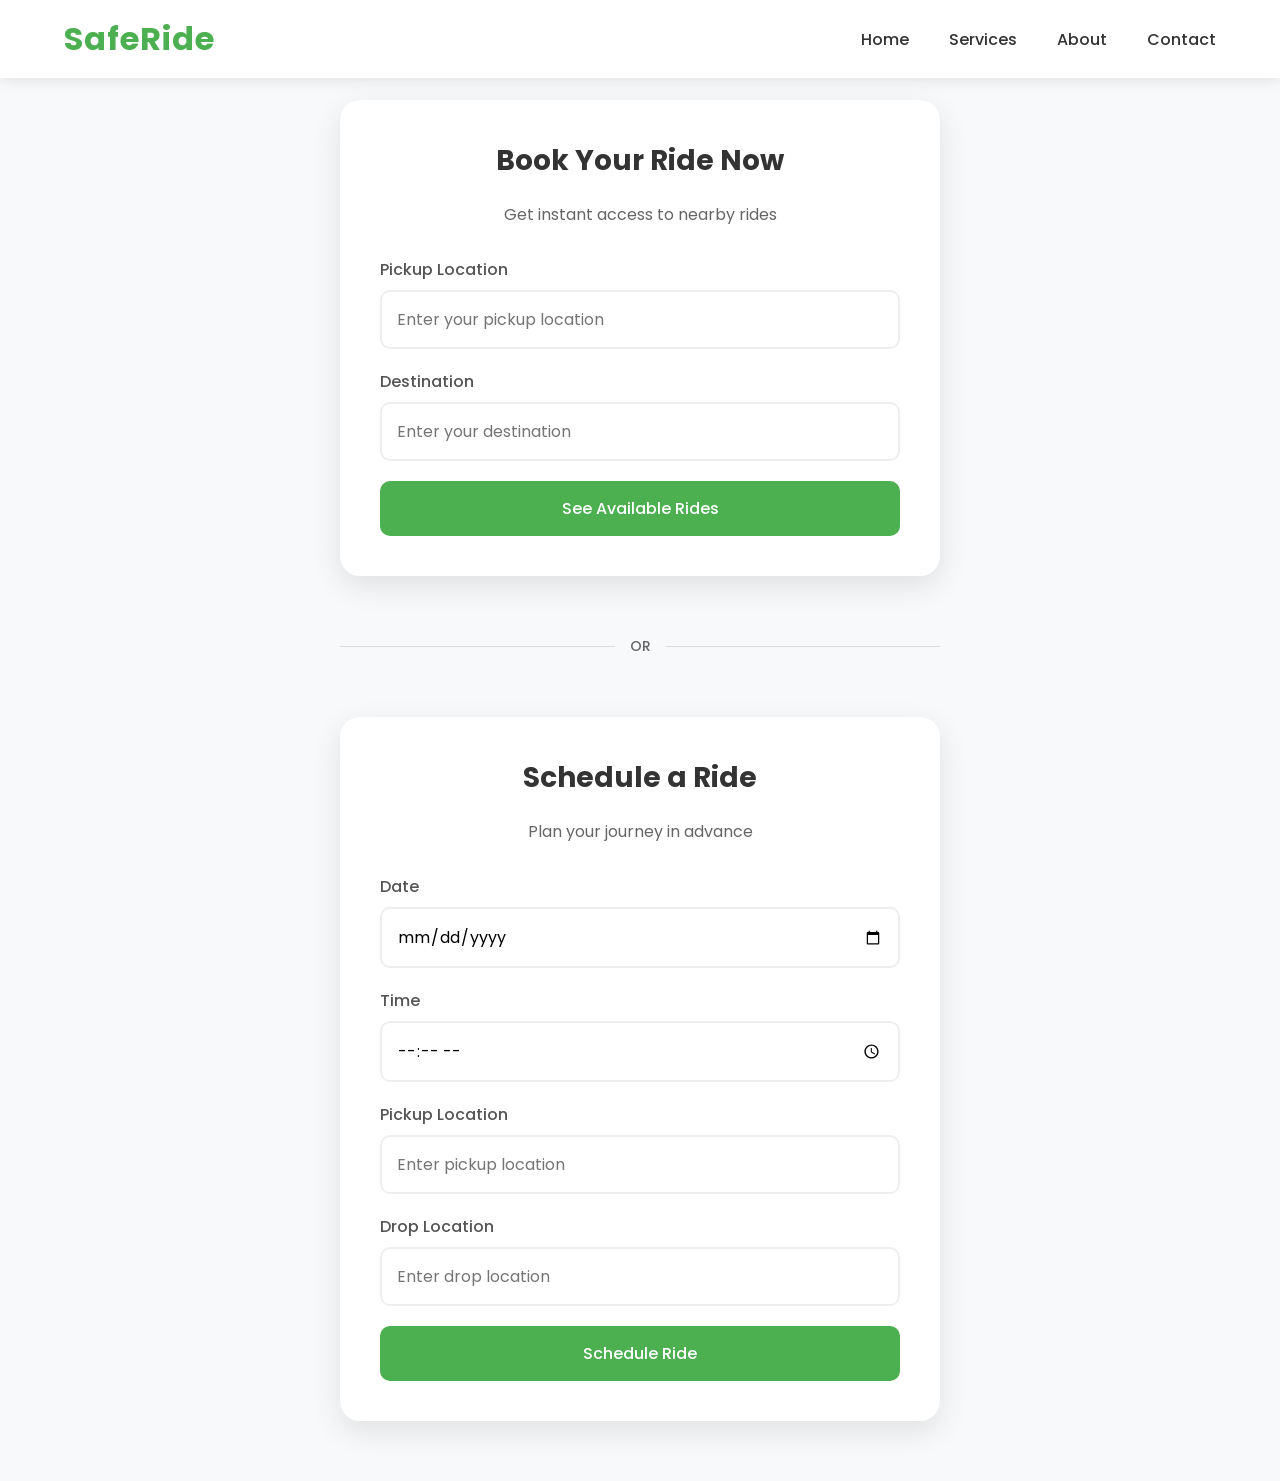
<file: book_ride.html>
<!DOCTYPE html>
<html>
    <head>
        <title>Book a Ride - SafeRide</title>
        <link rel="stylesheet" href="https://cdnjs.cloudflare.com/ajax/libs/font-awesome/6.4.0/css/all.min.css">
        <link href="https://fonts.googleapis.com/css2?family=Poppins:wght@300;400;500;600;700&display=swap" rel="stylesheet">
        <style>
            * {
                margin: 0;
                padding: 0;
                box-sizing: border-box;
                font-family: 'Poppins', sans-serif;
            }

            body {
                background: #f8f9fa;
            }

            /* Navigation Styles */
            .nav {
                padding: 15px 5%;
                display: flex;
                align-items: center;
                justify-content: space-between;
                background: white;
                position: fixed;
                width: 100%;
                z-index: 1000;
                box-shadow: 0 2px 15px rgba(0,0,0,0.1);
            }

            .logo-section {
                display: flex;
                align-items: center;
            }

            .logo-section span {
                color: #4CAF50;
                font-size: 32px;
                font-weight: 700;
                letter-spacing: 1px;
                text-decoration: none;
            }

            .nav-links {
                display: flex;
                align-items: center;
                gap: 40px;
            }

            .nav_a {
                text-decoration: none;
                font-size: 16px;
                color: #333;
                font-weight: 500;
                transition: all 0.3s ease;
            }

            .nav_a:hover {
                color: #4CAF50;
            }

            /* Booking Container Styles */
            .booking-container {
                padding-top: 100px;
                min-height: 100vh;
                display: flex;
                flex-direction: column;
                align-items: center;
                gap: 40px;
                padding-bottom: 60px;
            }

            .booking-section {
                background: white;
                padding: 40px;
                border-radius: 20px;
                box-shadow: 0 10px 30px rgba(0,0,0,0.1);
                width: 90%;
                max-width: 600px;
                transition: transform 0.3s ease;
            }

            .booking-section:hover {
                transform: translateY(-5px);
            }

            .booking-section h2 {
                color: #333;
                margin-bottom: 20px;
                text-align: center;
                font-size: 28px;
            }

            .booking-section p {
                color: #666;
                margin-bottom: 30px;
                text-align: center;
            }

            .input-group {
                margin-bottom: 20px;
            }

            .input-group label {
                display: block;
                margin-bottom: 8px;
                color: #555;
                font-weight: 500;
            }

            .input-group input {
                width: 100%;
                padding: 15px;
                border: 2px solid #eee;
                border-radius: 10px;
                font-size: 16px;
                transition: all 0.3s ease;
            }

            .input-group input:focus {
                border-color: #4CAF50;
                outline: none;
                box-shadow: 0 0 0 3px rgba(76, 175, 80, 0.1);
            }

            .booking-btn {
                width: 100%;
                padding: 15px;
                background: #4CAF50;
                color: white;
                border: none;
                border-radius: 10px;
                font-size: 16px;
                font-weight: 500;
                cursor: pointer;
                transition: all 0.3s ease;
            }

            .booking-btn:hover {
                background: #45a049;
                transform: translateY(-2px);
                box-shadow: 0 4px 15px rgba(76, 175, 80, 0.3);
            }

            /* Section Divider */
            .section-divider {
                width: 90%;
                max-width: 600px;
                display: flex;
                align-items: center;
                gap: 15px;
                color: #666;
                margin: 20px 0;
            }

            .divider-line {
                flex: 1;
                height: 1px;
                background: #ddd;
            }

            .divider-text {
                font-size: 14px;
                color: #666;
                font-weight: 500;
            }

            /* Success Message */
            .success-message {
                position: fixed;
                top: 20px;
                right: 20px;
                padding: 15px 25px;
                background: #4CAF50;
                color: white;
                border-radius: 10px;
                box-shadow: 0 4px 15px rgba(0,0,0,0.2);
                display: none;
                z-index: 1001;
                animation: slideIn 0.3s ease;
            }

            @keyframes slideIn {
                from {
                    transform: translateX(100%);
                    opacity: 0;
                }
                to {
                    transform: translateX(0);
                    opacity: 1;
                }
            }
        </style>
    </head>
    <body>
        <nav class="nav">
            <div class="logo-section">
                <span>SafeRide</span>
            </div>
            <div class="nav-links">
                <a href="index.html" class="nav_a">Home</a>
                <a href="#" class="nav_a">Services</a>
                <a href="#" class="nav_a">About</a>
                <a href="#" class="nav_a">Contact</a>
            </div>
        </nav>

        <div class="booking-container">
            <!-- Immediate Booking Section -->
            <div class="booking-section">
                <h2>Book Your Ride Now</h2>
                <p>Get instant access to nearby rides</p>

                <div class="input-group">
                    <label>Pickup Location</label>
                    <input type="text" id="location" placeholder="Enter your pickup location">
                </div>
                <div class="input-group">
                    <label>Destination</label>
                    <input type="text" id="destination" placeholder="Enter your destination">
                </div>
                <button class="booking-btn" id="submitBtn">See Available Rides</button>
            </div>

            <div class="section-divider">
                <div class="divider-line"></div>
                <div class="divider-text">OR</div>
                <div class="divider-line"></div>
            </div>

            <!-- Pre-booking Section -->
            <div class="booking-section">
                <h2>Schedule a Ride</h2>
                <p>Plan your journey in advance</p>

                <div class="input-group">
                    <label>Date</label>
                    <input type="date" id="tripDate">
                </div>
                <div class="input-group">
                    <label>Time</label>
                    <input type="time" id="tripTime">
                </div>
                <div class="input-group">
                    <label>Pickup Location</label>
                    <input type="text" id="pickup" placeholder="Enter pickup location">
                </div>
                <div class="input-group">
                    <label>Drop Location</label>
                    <input type="text" id="drop" placeholder="Enter drop location">
                </div>
                <button class="booking-btn" id="reserveBtn">Schedule Ride</button>
            </div>
        </div>

        <div id="successMessage" class="success-message"></div>

        <script>
            document.getElementById('submitBtn').addEventListener('click', function() {
                let location = document.getElementById('location').value;
                let destination = document.getElementById('destination').value;
        
                if (location && destination) {
                    // Clear any previous ride details
                    localStorage.clear();
                    
                    // Store the complete ride details object
                    const rideDetails = {
                        pickup: location,
                        destination: destination
                    };
                    console.log('Storing locations:', rideDetails); // Debug log
                    localStorage.setItem('rideDetails', JSON.stringify(rideDetails));
                    window.location.href = "map.html";
                } else {
                    alert("Please enter both pickup location and destination!");
                }
            });
        
            document.getElementById('reserveBtn').addEventListener('click', function() {
                let tripDate = document.getElementById('tripDate').value;
                let tripTime = document.getElementById('tripTime').value;
                let pickup = document.getElementById("pickup").value;
                let drop = document.getElementById("drop").value;
        
                if (tripDate && tripTime && pickup && drop) {
                    showSuccessMessage(`Ride scheduled for ${tripDate} at ${tripTime}`);
                } else {
                    alert("Please fill in all required fields (date, time, pickup location, and drop location)");
                }
            });

            function showSuccessMessage(message) {
                const successMessage = document.getElementById('successMessage');
                successMessage.textContent = message;
                successMessage.style.display = 'block';
                
                setTimeout(() => {
                    successMessage.style.display = 'none';
                }, 3000);
            }
        </script>
    </body>
</html>
</file>
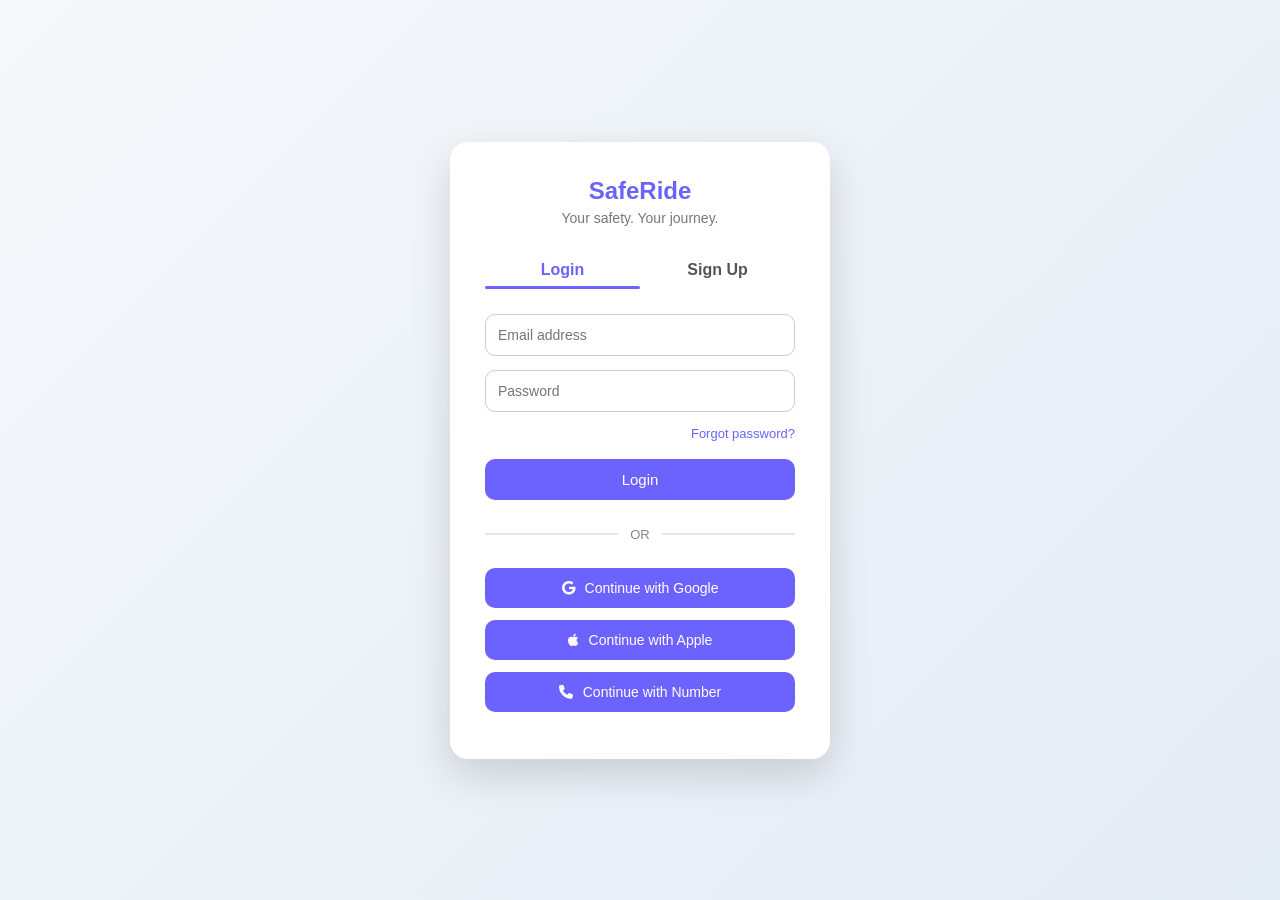
<file: login_driver.html>
<!DOCTYPE html>
<html lang="en">
<head>
  <meta charset="UTF-8">
  <title>SafeRide Auth</title>
  <link rel="stylesheet" href="login_rider.css">
  <link rel="stylesheet" href="https://cdnjs.cloudflare.com/ajax/libs/font-awesome/6.5.1/css/all.min.css">

</head>
<body>

<div class="auth-container">

  <div class="auth-card">
    <h2>SafeRide</h2>
    <p class="tagline">Your safety. Your journey.</p>

    <!-- Tabs -->
    <div class="tabs">
      <span class="tab active" onclick="showLogin()">Login</span>
      <span class="tab" onclick="showSignup()">Sign Up</span>
      <div class="indicator"></div>
    </div>

    <!-- LOGIN -->
    <form id="loginForm" class="form active">
      <input type="email" id="driverLoginEmail" placeholder="Email address" required>
      <input type="password" placeholder="Password"  autocomplete="new-password" required>
      <a class="forgot">Forgot password?</a>
      <button type="submit">Login</button>
      <div class="divider">
        <span>OR</span>
      </div>

      <div class="social">
        <button class="social-btn">
        <i class="fa-brands fa-google"></i>
        Continue with Google
        </button>

        <button class="social-btn">
        <i class="fa-brands fa-apple"></i>
        Continue with Apple
        </button>

        <button class="social-btn">
        <i class="fa-solid fa-phone"></i>
        Continue with Number
        </button>

      </div>
    </form>

    <!-- SIGNUP -->
    <form id="signupForm" class="form">
      <input type="text" placeholder="Full name" required>
      <input type="email" id="driverSignupEmail" placeholder="Email address" required>
      <input type="password" placeholder="Create password" required>
      <button type="submit">Create Account</button>
      <p style="margin-top: 10px;">
        Already have an Account?
        <span class="switch-link" onclick="showLogin()">Login</span>

      </p>
      <div class="divider">
        <span>OR</span>
      </div>
      <button class="social-btn">
        <i class="fa-brands fa-google"></i>
        Continue with Google
      </button>

    </form>

  </div>

</div>

<script>
  const loginForm = document.getElementById("loginForm");
  const signupForm = document.getElementById("signupForm");
  const tabs = document.querySelectorAll(".tab");
  const indicator = document.querySelector(".indicator");

  function showLogin() {
    loginForm.classList.add("active");
    signupForm.classList.remove("active");
    tabs[0].classList.add("active");
    tabs[1].classList.remove("active");
    indicator.style.left = "0%";
  }

  function showSignup() {
    signupForm.classList.add("active");
    loginForm.classList.remove("active");
    tabs[1].classList.add("active");
    tabs[0].classList.remove("active");
    indicator.style.left = "50%";
  }

  /* =========================
     DRIVER SIGNUP
     ========================= */
  signupForm.addEventListener("submit", function (e) {
    e.preventDefault();

    const email = document.getElementById("driverSignupEmail").value.trim();
    if (!email) {
      alert("Please enter email");
      return;
    }

    // create driver account
    localStorage.setItem(`driverAccount_${email}`, "true");

    // reset onboarding for this driver
    localStorage.removeItem(`driverProfileCompleted_${email}`);

    alert("Driver account created! Please login.");
    showLogin();
  });

  /* =========================
     DRIVER LOGIN
     ========================= */
  loginForm.addEventListener("submit", function (e) {
    e.preventDefault();

    const email = document.getElementById("driverLoginEmail").value.trim();
    if (!email) {
      alert("Please enter email");
      return;
    }

    const hasAccount = localStorage.getItem(`driverAccount_${email}`);
    if (!hasAccount) {
      alert("No driver account found. Please sign up first.");
      showSignup();
      return;
    }

    // set current driver session
    localStorage.setItem("currentDriver", email);

    const driverCompleted =
      localStorage.getItem(`driverProfileCompleted_${email}`);

    if (driverCompleted === "true") {
      window.location.href = "driver_dashboard.html";
    } else {
      window.location.href = "drivers_form.html";
    }
  });
</script>


</body>
</html>
</file>
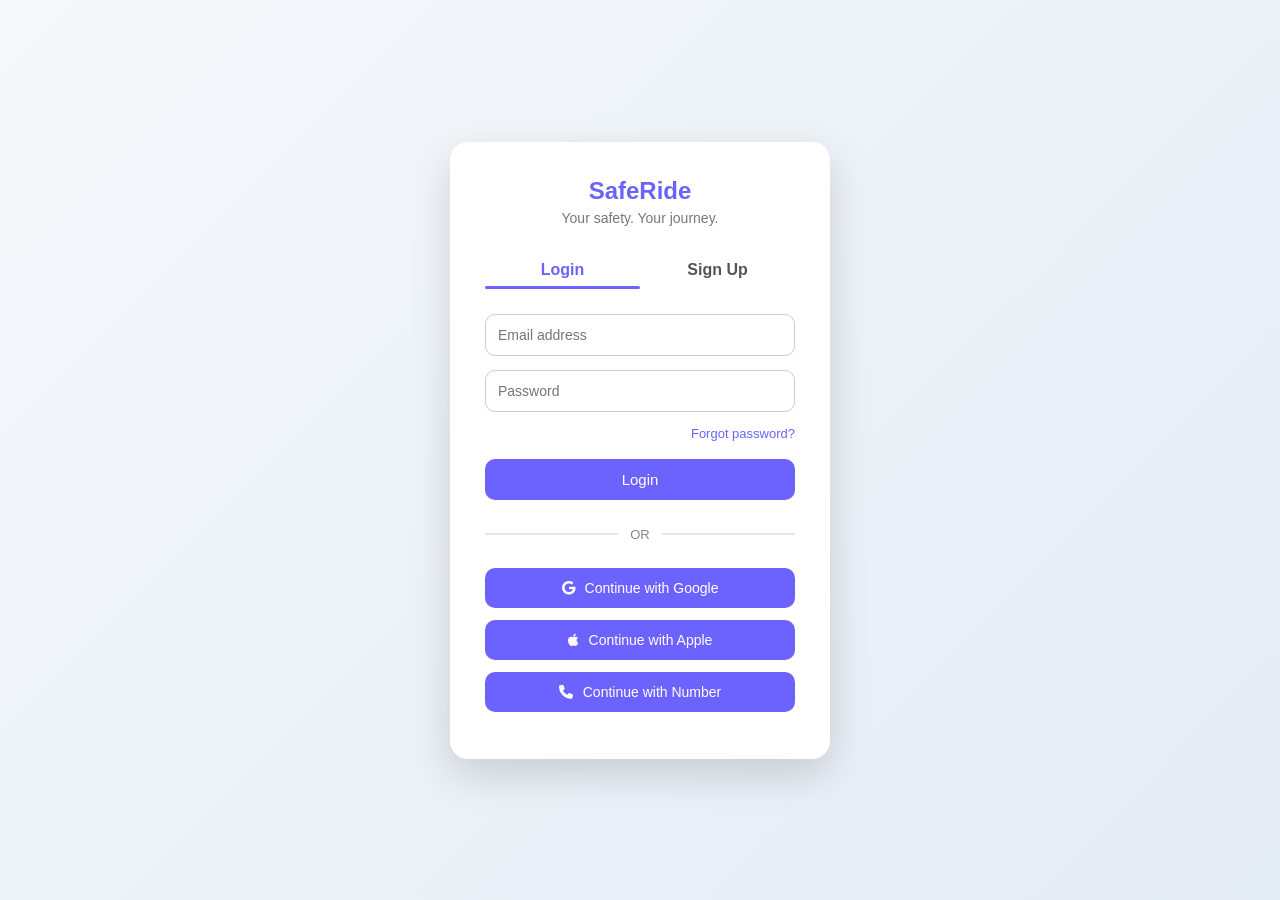
<file: login_rider.html>
<!DOCTYPE html>
<html lang="en">
<head>
  <meta charset="UTF-8">
  <title>SafeRide Auth</title>
  <link rel="stylesheet" href="login_rider.css">
  <link rel="stylesheet" href="https://cdnjs.cloudflare.com/ajax/libs/font-awesome/6.5.1/css/all.min.css">

</head>
<body>

<div class="auth-container">

  <div class="auth-card">
    <h2>SafeRide</h2>
    <p class="tagline">Your safety. Your journey.</p>

    <!-- Tabs -->
    <div class="tabs">
      <span class="tab active" onclick="showLogin()">Login</span>
      <span class="tab" onclick="showSignup()">Sign Up</span>
      <div class="indicator"></div>
    </div>

    <!-- LOGIN -->
    <form id="loginForm" class="form active">
      <input type="email" id="loginEmail" placeholder="Email address" required>
      <input type="password" placeholder="Password"  autocomplete="new-password" required>
      <a class="forgot">Forgot password?</a>
      <button type="submit">Login</button>
      <div class="divider">
        <span>OR</span>
      </div>

      <div class="social">
        <button class="social-btn">
        <i class="fa-brands fa-google"></i>
        Continue with Google
        </button>

        <button class="social-btn">
        <i class="fa-brands fa-apple"></i>
        Continue with Apple
        </button>

        <button class="social-btn">
        <i class="fa-solid fa-phone"></i>
        Continue with Number
        </button>

      </div>
    </form>

    <!-- SIGNUP -->
    <form id="signupForm" class="form">
      <input type="text" placeholder="Full name" required>
      <input type="email" id="signupEmail" placeholder="Email address" required>
      <input type="password" placeholder="Create password" required>
      <button type="submit">Create Account</button>
      <p style="margin-top: 10px;">
        Already have an Account?
        <span class="switch-link" onclick="showLogin()">Login</span>

      </p>
      <div class="divider">
        <span>OR</span>
      </div>
      <button class="social-btn">
        <i class="fa-brands fa-google"></i>
        Continue with Google
      </button>

    </form>

  </div>

</div>

<script>
  const loginForm = document.getElementById("loginForm");
  const signupForm = document.getElementById("signupForm");
  const tabs = document.querySelectorAll(".tab");
  const indicator = document.querySelector(".indicator");

  function showLogin() {
    loginForm.classList.add("active");
    signupForm.classList.remove("active");
    tabs[0].classList.add("active");
    tabs[1].classList.remove("active");
    indicator.style.left = "0%";
  }

  function showSignup() {
    signupForm.classList.add("active");
    loginForm.classList.remove("active");
    tabs[1].classList.add("active");
    tabs[0].classList.remove("active");
    indicator.style.left = "50%";
  }

  /* =========================
     SIGNUP LOGIC (PER USER)
     ========================= */
  signupForm.addEventListener("submit", function (e) {
    e.preventDefault();

    const email = document.getElementById("signupEmail").value.trim();

    if (!email) {
      alert("Please enter email");
      return;
    }

    // create account for this user
    localStorage.setItem(`userAccount_${email}`, "true");

    // reset onboarding ONLY for this user
    localStorage.removeItem(`riderProfileCompleted_${email}`);

    alert("Account created successfully! Please login.");
    showLogin();
  });

  /* =========================
     LOGIN LOGIC (PER USER)
     ========================= */
  loginForm.addEventListener("submit", function (e) {
    e.preventDefault();

    const email = document.getElementById("loginEmail").value.trim();

    if (!email) {
      alert("Please enter email");
      return;
    }

    // check if account exists
    const hasAccount = localStorage.getItem(`userAccount_${email}`);

    if (!hasAccount) {
      alert("No account found. Please sign up first.");
      showSignup();
      return;
    }

    // set current logged-in user
    localStorage.setItem("currentUser", email);

    // check onboarding for THIS user
    const riderCompleted =
      localStorage.getItem(`riderProfileCompleted_${email}`);

    if (riderCompleted === "true") {
      window.location.href = "index.html";
    } else {
      window.location.href = "riders_form.html";
    }
  });
</script>



</body>
</html>
</file>
<file: login_rider.css>
* {
  margin: 0;
  padding: 0;
  box-sizing: border-box;
  font-family: "Segoe UI", sans-serif;
}

body {
  height: 100vh;
  background: linear-gradient(135deg, #f6f9fc, #e3ebf3);
  display: flex;
  align-items: center;
  justify-content: center;
}

.auth-container {
  width: 100%;
  display: flex;
  justify-content: center;
}

.auth-card {
  width: 380px;
  background: white;
  padding: 35px;
  border-radius: 18px;
  box-shadow: 0 15px 40px rgba(0,0,0,0.15);
  text-align: center;
}

.auth-card h2 {
  color: #6c63ff;
  margin-bottom: 5px;
}

.tagline {
  font-size: 14px;
  color: #777;
  margin-bottom: 25px;
}

.tabs {
  display: flex;
  position: relative;
  margin-bottom: 25px;
}

.tab {
  flex: 1;
  padding: 10px;
  cursor: pointer;
  font-weight: 600;
  color: #555;
}

.tab.active {
  color: #6c63ff;
}

.indicator {
  position: absolute;
  bottom: 0;
  left: 0;
  width: 50%;
  height: 3px;
  background: #6c63ff;
  transition: 0.3s;
  border-radius: 5px;
}

.form {
  display: none;
}

.form.active {
  display: block;
}

input {
  width: 100%;
  padding: 12px;
  margin-bottom: 14px;
  border-radius: 10px;
  border: 1px solid #ccc;
  font-size: 14px;
}

input:focus {
  outline: none;
  border-color: #6c63ff;
}

.forgot {
  display: block;
  text-align: right;
  font-size: 13px;
  color: #6c63ff;
  margin-bottom: 18px;
  cursor: pointer;
 
}

.forgot:hover{
    color: #2117d8;
    text-decoration: underline;
}
button {
  width: 100%;
  padding: 12px;
  background: #6c63ff;
  color: white;
  border: none;
  border-radius: 10px;
  font-size: 15px;
  cursor: pointer;
}

button:hover {
  opacity: 0.9;
}

.divider {
  position: relative;
  text-align: center;
  margin: 25px 0;
}

.divider::before {
  content: "";
  position: absolute;
  top: 50%;
  left: 0;
  width: 100%;
  height: 1px;
  background: #d0d0d0;
  transform: translateY(-50%);
}

.divider span {
  background: #fff;        /* same as card background */
  padding: 0 12px;
  color: #888;
  font-size: 13px;
  position: relative;
  z-index: 1;
}


.social{
    margin-top: 10px;
    font-size: 14px;
    font-family: system-ui, -apple-system, BlinkMacSystemFont, 'Segoe UI', Roboto, Oxygen, Ubuntu, Cantarell, 'Open Sans', 'Helvetica Neue', sans-serif;
    
}
.social-btn {
  display: flex;
  align-items: center;
  justify-content: center;
  gap: 10px;

  width: 100%;
  padding: 12px;
  margin-bottom: 12px;

  line-height: normal;   /* 🔥 FIX */
  font-size: 14px;
}

.switch-link {
  color: #6c63ff;
  cursor: pointer;
  font-weight: 600;
}

.switch-link:hover {
  text-decoration: underline;
}
</file>
